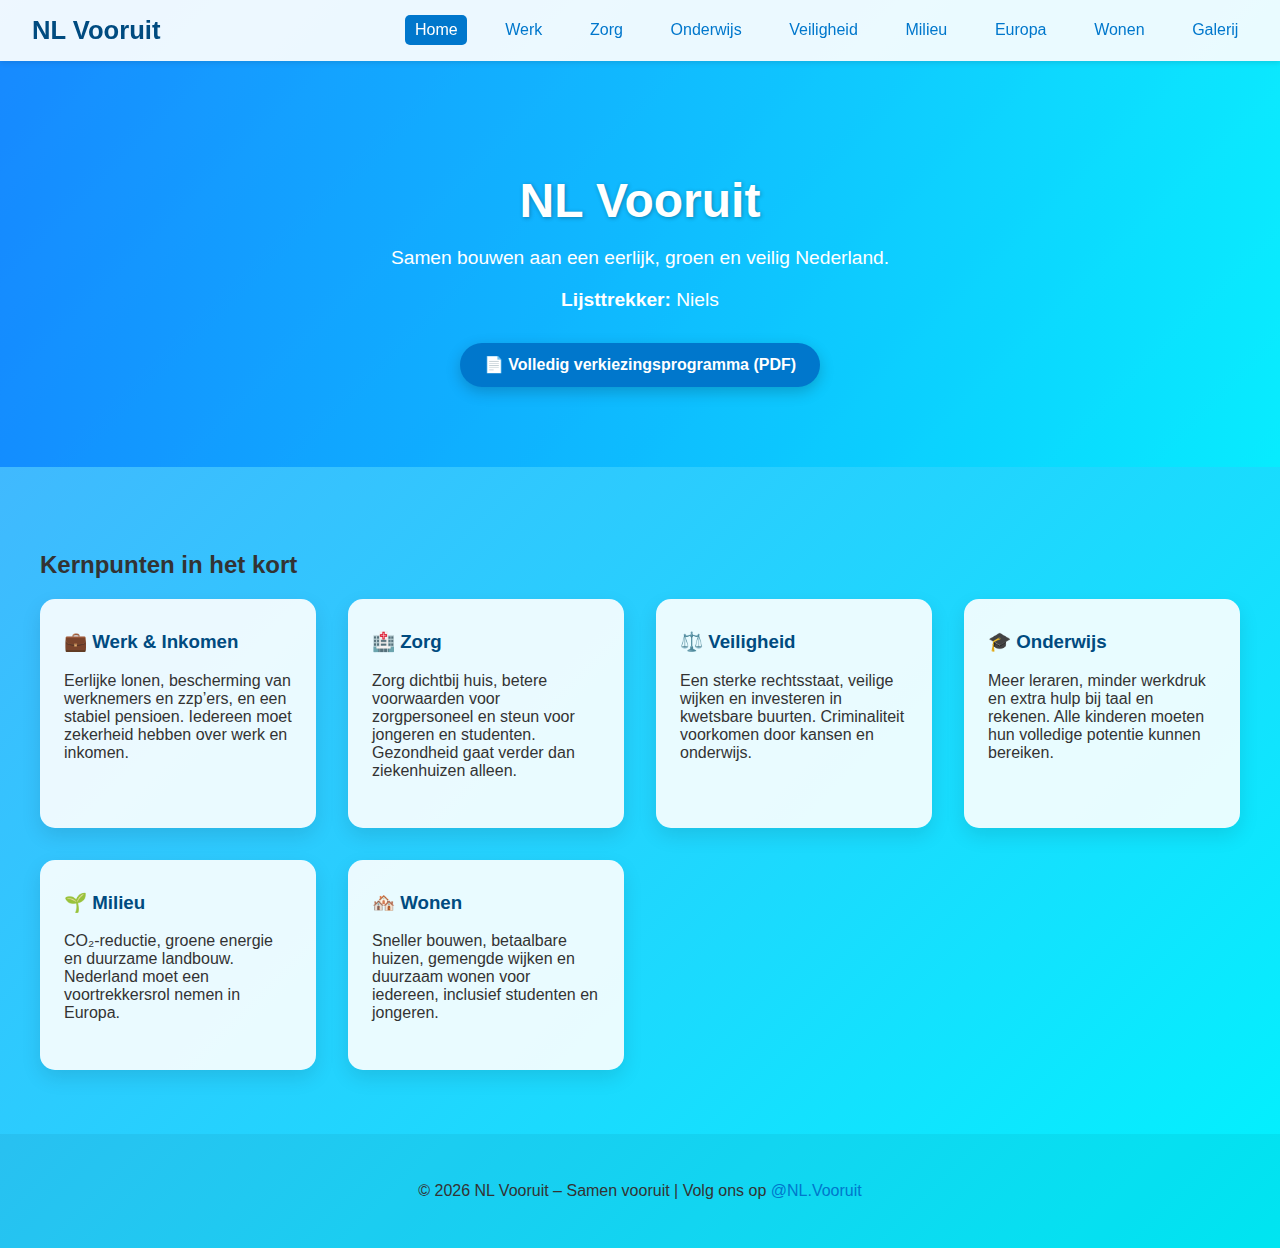
<file: Index.html>
<!DOCTYPE html>
<html lang="nl">
<head>
  <meta charset="UTF-8">
  <title>NL Vooruit – Samen vooruit</title>
  <meta name="viewport" content="width=device-width, initial-scale=1.0">
  <link rel="stylesheet" href="styles.css">
  <script defer src="script.js"></script>
</head>
<body>

<header>
  <div class="logo">NL Vooruit</div>
  <nav>
    <a href="index.html" class="active">Home</a>
    <a href="werk.html">Werk</a>
    <a href="zorg.html">Zorg</a>
    <a href="onderwijs.html">Onderwijs</a>
    <a href="veiligheid.html">Veiligheid</a>
    <a href="milieu.html">Milieu</a>
    <a href="europa.html">Europa</a>
    <a href="wonen.html">Wonen</a>
    <a href="galerij.html">Galerij</a>
  </nav>
</header>

<main>
<section class="hero">
  <h1>NL Vooruit</h1>
  <p>Samen bouwen aan een eerlijk, groen en veilig Nederland.</p>
  <p><strong>Lijsttrekker:</strong> Niels</p>

  <div class="hero-buttons">
    <a href="plan.pdf" target="_blank" class="secondary-btn">
      📄 Volledig verkiezingsprogramma (PDF)
    </a>
  </div>
</section>

<section class="samenvatting">
  <h2>Kernpunten in het kort</h2>
  <div class="cards">

    <div class="card">
      <h3>💼 Werk & Inkomen</h3>
      <p>Eerlijke lonen, bescherming van werknemers en zzp’ers, en een stabiel pensioen. Iedereen moet zekerheid hebben over werk en inkomen.</p>
    </div>

    <div class="card">
      <h3>🏥 Zorg</h3>
      <p>Zorg dichtbij huis, betere voorwaarden voor zorgpersoneel en steun voor jongeren en studenten. Gezondheid gaat verder dan ziekenhuizen alleen.</p>
    </div>

    <div class="card">
      <h3>⚖️ Veiligheid</h3>
      <p>Een sterke rechtsstaat, veilige wijken en investeren in kwetsbare buurten. Criminaliteit voorkomen door kansen en onderwijs.</p>
    </div>

    <div class="card">
      <h3>🎓 Onderwijs</h3>
      <p>Meer leraren, minder werkdruk en extra hulp bij taal en rekenen. Alle kinderen moeten hun volledige potentie kunnen bereiken.</p>
    </div>

    <div class="card">
      <h3>🌱 Milieu</h3>
      <p>CO₂-reductie, groene energie en duurzame landbouw. Nederland moet een voortrekkersrol nemen in Europa.</p>
    </div>

    <div class="card">
      <h3>🏘️ Wonen</h3>
      <p>Sneller bouwen, betaalbare huizen, gemengde wijken en duurzaam wonen voor iedereen, inclusief studenten en jongeren.</p>
    </div>

  </div>
</section>
</main>

<footer>
  <p>© 2026 NL Vooruit – Samen vooruit | Volg ons op <a href="https://instagram.com/NL.Vooruit" target="_blank">@NL.Vooruit</a></p>
</footer>

</body>
</html>
</file>
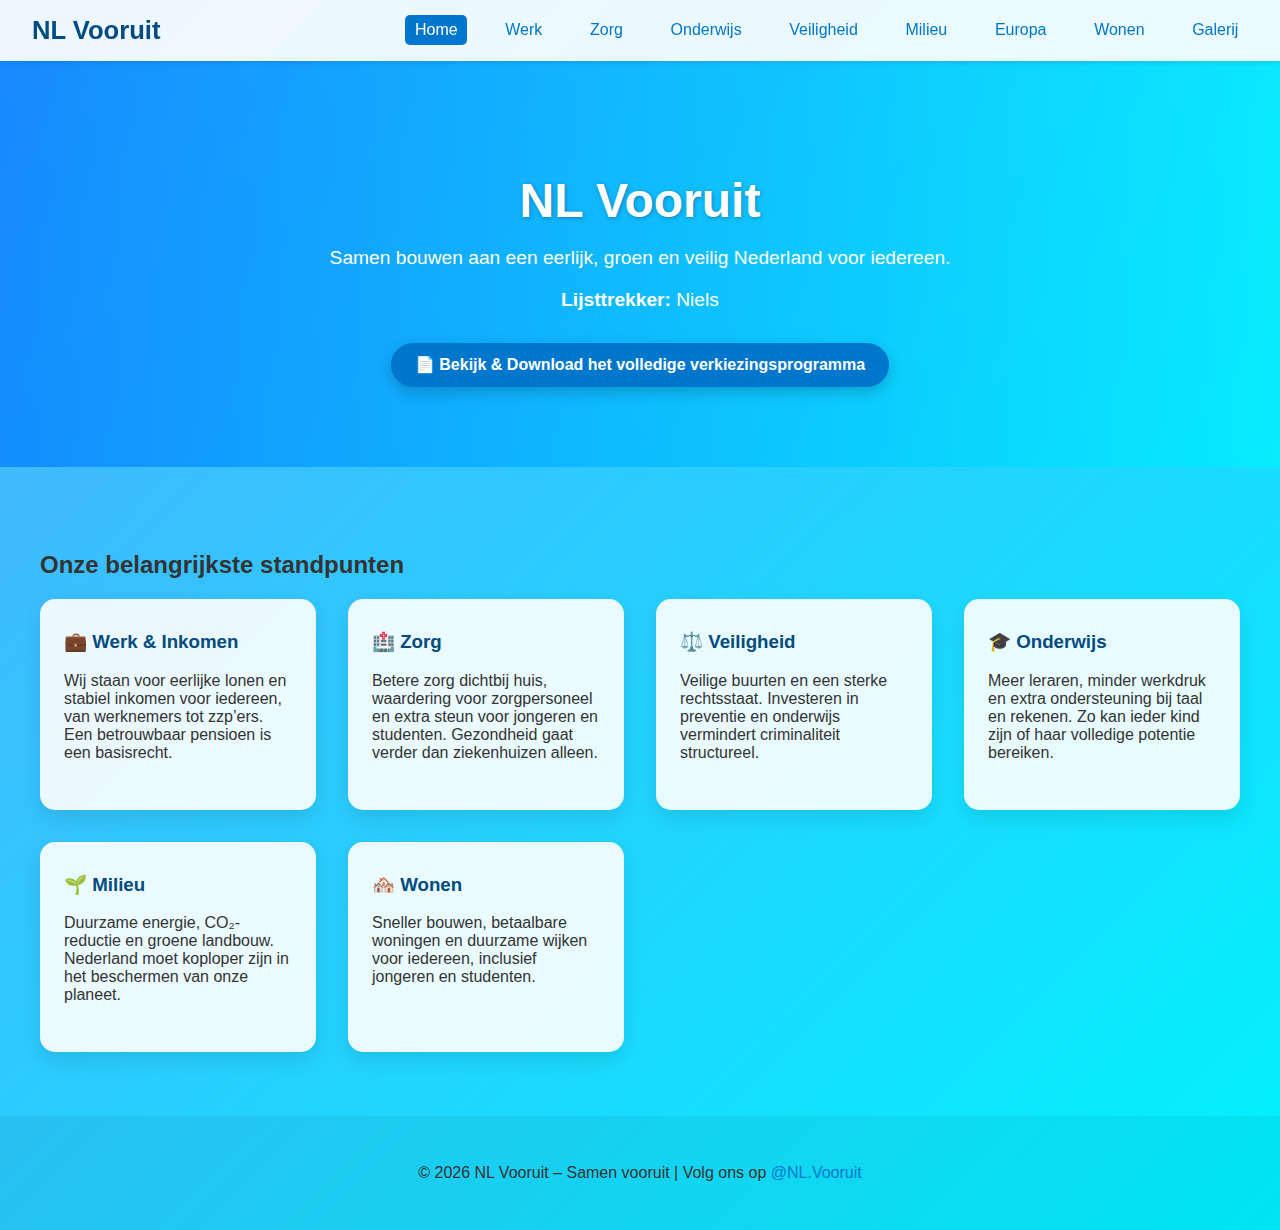
<file: index.html>
<!DOCTYPE html>
<html lang="nl">
<head>
  <meta charset="UTF-8">
  <title>NL Vooruit – Samen vooruit</title>
  <link rel="stylesheet" href="styles.css">
  <meta name="viewport" content="width=device-width, initial-scale=1.0">
  <link rel="icon" type="image/png" href="Logo.png">
  <script defer src="script.js"></script>
</head>
<body>

<header>
  <div class="logo">NL Vooruit</div>
  <nav>
    <a href="index.html" class="active">Home</a>
    <a href="werk.html">Werk</a>
    <a href="zorg.html">Zorg</a>
    <a href="onderwijs.html">Onderwijs</a>
    <a href="veiligheid.html">Veiligheid</a>
    <a href="milieu.html">Milieu</a>
    <a href="europa.html">Europa</a>
    <a href="wonen.html">Wonen</a>
    <a href="galerij.html">Galerij</a>
  </nav>
</header>

<main>
<section class="hero">
  <h1>NL Vooruit</h1>
  <p>Samen bouwen aan een eerlijk, groen en veilig Nederland voor iedereen.</p>
  <p><strong>Lijsttrekker:</strong> Niels</p>

  <div class="hero-buttons">
    <a href="plan.pdf" target="_blank" class="download-btn">
      📄 Bekijk & Download het volledige verkiezingsprogramma
    </a>
  </div>
</section>

<section class="samenvatting">
  <h2>Onze belangrijkste standpunten</h2>
  <div class="cards">

    <div class="card">
      <h3>💼 Werk & Inkomen</h3>
      <p>Wij staan voor eerlijke lonen en stabiel inkomen voor iedereen, van werknemers tot zzp’ers. Een betrouwbaar pensioen is een basisrecht.</p>
    </div>

    <div class="card">
      <h3>🏥 Zorg</h3>
      <p>Betere zorg dichtbij huis, waardering voor zorgpersoneel en extra steun voor jongeren en studenten. Gezondheid gaat verder dan ziekenhuizen alleen.</p>
    </div>

    <div class="card">
      <h3>⚖️ Veiligheid</h3>
      <p>Veilige buurten en een sterke rechtsstaat. Investeren in preventie en onderwijs vermindert criminaliteit structureel.</p>
    </div>

    <div class="card">
      <h3>🎓 Onderwijs</h3>
      <p>Meer leraren, minder werkdruk en extra ondersteuning bij taal en rekenen. Zo kan ieder kind zijn of haar volledige potentie bereiken.</p>
    </div>

    <div class="card">
      <h3>🌱 Milieu</h3>
      <p>Duurzame energie, CO₂-reductie en groene landbouw. Nederland moet koploper zijn in het beschermen van onze planeet.</p>
    </div>

    <div class="card">
      <h3>🏘️ Wonen</h3>
      <p>Sneller bouwen, betaalbare woningen en duurzame wijken voor iedereen, inclusief jongeren en studenten.</p>
    </div>

  </div>
</section>
</main>

<footer>
  <p>© 2026 NL Vooruit – Samen vooruit | Volg ons op <a href="https://instagram.com/NL.Vooruit" target="_blank">@NL.Vooruit</a></p>
</footer>

</body>
</html>
</file>
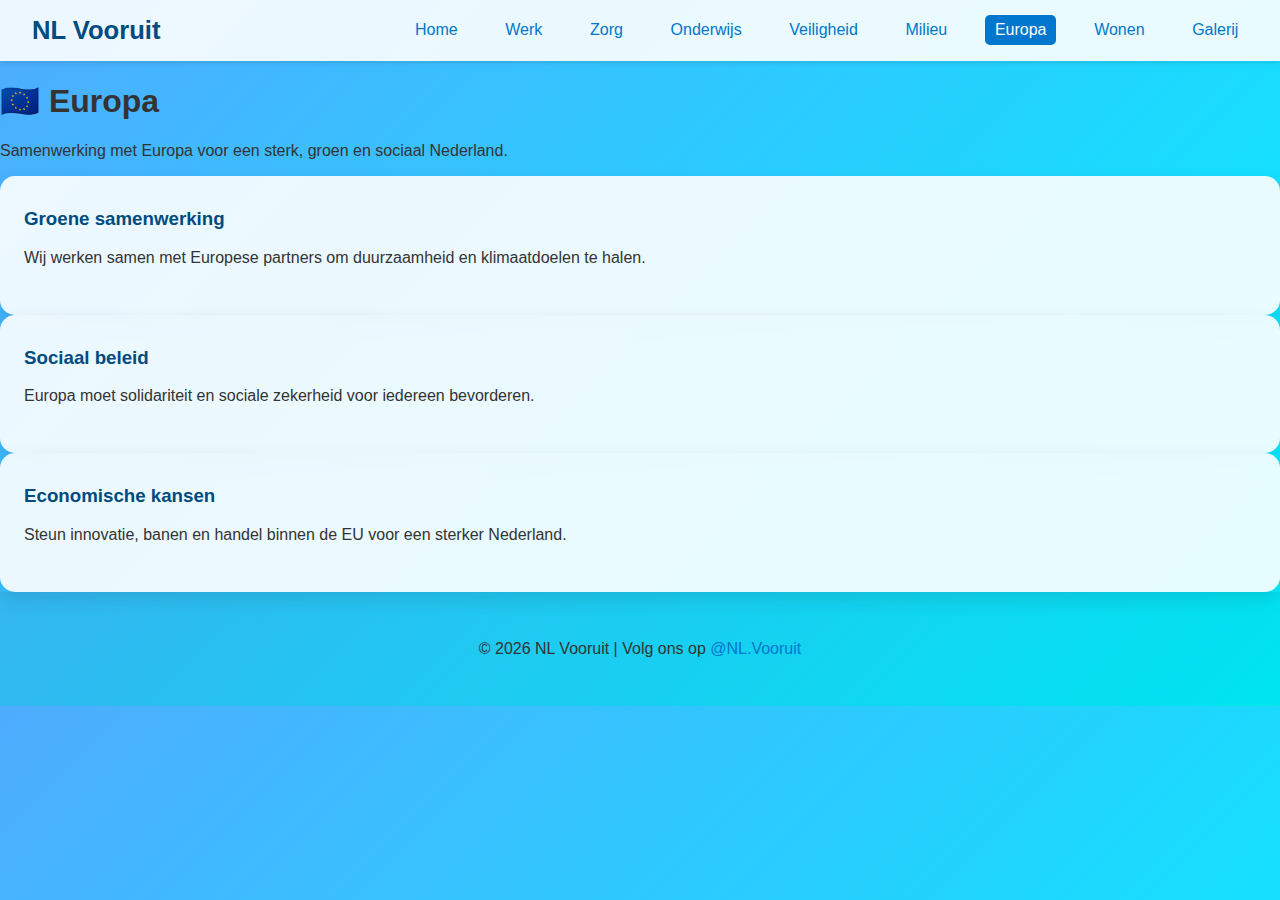
<file: europa.html>
<!DOCTYPE html>
<html lang="nl">
<head>
  <meta charset="UTF-8">
  <title>NL Vooruit – Europa</title>
  <meta name="viewport" content="width=device-width, initial-scale=1.0">
  <link rel="stylesheet" href="styles.css">
</head>
<body>
<header>
  <div class="logo">NL Vooruit</div>
  <nav>
    <a href="index.html">Home</a>
    <a href="werk.html">Werk</a>
    <a href="zorg.html">Zorg</a>
    <a href="onderwijs.html">Onderwijs</a>
    <a href="veiligheid.html">Veiligheid</a>
    <a href="milieu.html">Milieu</a>
    <a href="europa.html" class="active">Europa</a>
    <a href="wonen.html">Wonen</a>
    <a href="galerij.html">Galerij</a>
  </nav>
</header>

<main>
<section class="hero-subpage">
  <h1>🇪🇺 Europa</h1>
  <p>Samenwerking met Europa voor een sterk, groen en sociaal Nederland.</p>
</section>

<section class="subpage-content">
  <div class="card">
    <h3>Groene samenwerking</h3>
    <p>Wij werken samen met Europese partners om duurzaamheid en klimaatdoelen te halen.</p>
  </div>
  <div class="card">
    <h3>Sociaal beleid</h3>
    <p>Europa moet solidariteit en sociale zekerheid voor iedereen bevorderen.</p>
  </div>
  <div class="card">
    <h3>Economische kansen</h3>
    <p>Steun innovatie, banen en handel binnen de EU voor een sterker Nederland.</p>
  </div>
</section>
</main>

<footer>
  <p>© 2026 NL Vooruit | Volg ons op <a href="https://instagram.com/NL.Vooruit" target="_blank">@NL.Vooruit</a></p>
</footer>
</body>
</html>
</file>
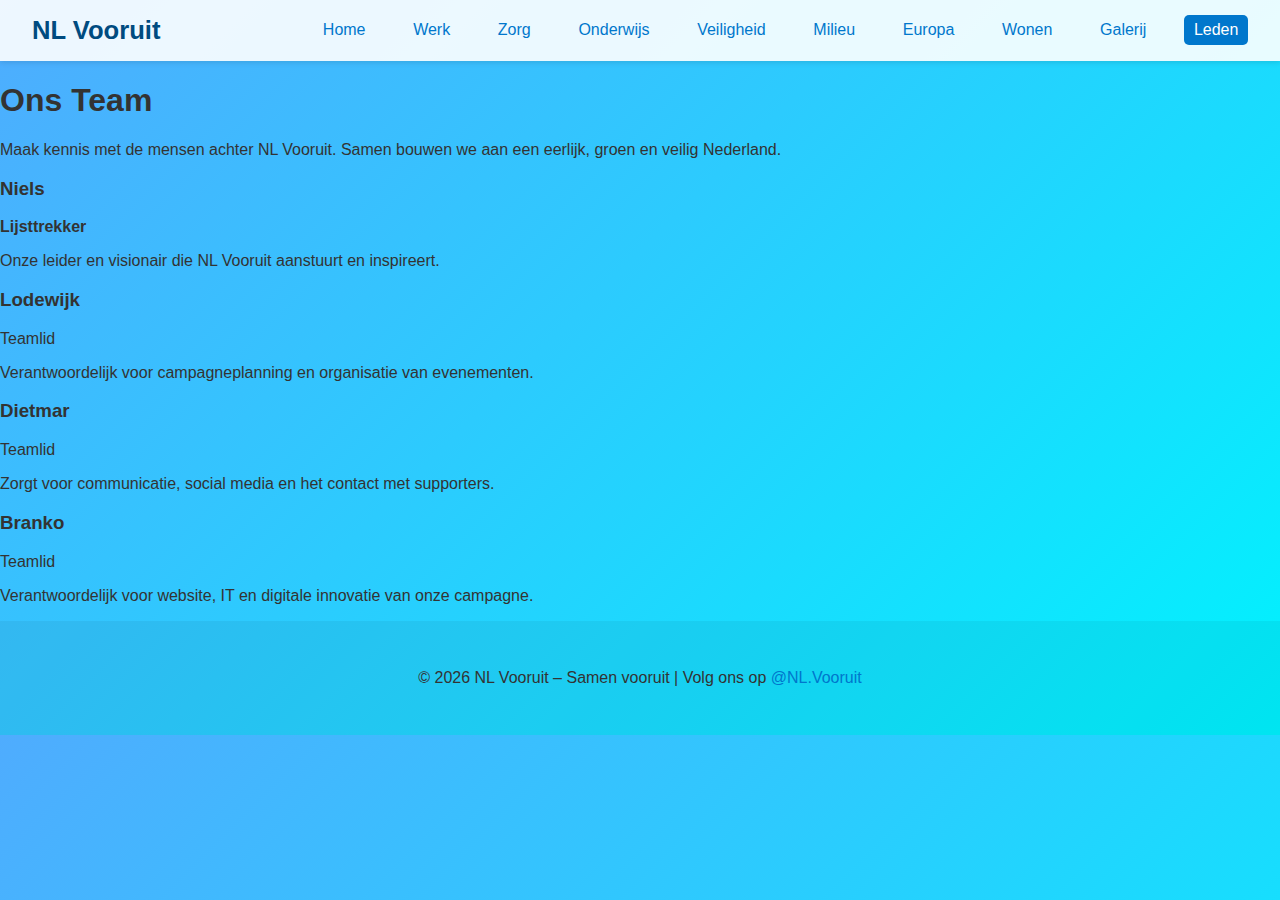
<file: leden.html>
<!DOCTYPE html>
<html lang="nl">
<head>
  <meta charset="UTF-8">
  <title>NL Vooruit – Leden</title>
  <meta name="viewport" content="width=device-width, initial-scale=1.0">
  <link rel="stylesheet" href="styles.css">
  <script defer src="script.js"></script>
</head>
<body>

<header>
  <div class="logo">NL Vooruit</div>
  <nav>
    <a href="index.html">Home</a>
    <a href="werk.html">Werk</a>
    <a href="zorg.html">Zorg</a>
    <a href="onderwijs.html">Onderwijs</a>
    <a href="veiligheid.html">Veiligheid</a>
    <a href="milieu.html">Milieu</a>
    <a href="europa.html">Europa</a>
    <a href="wonen.html">Wonen</a>
    <a href="galerij.html">Galerij</a>
    <a href="leden.html" class="active">Leden</a>
  </nav>
</header>

<main>
<section class="subpage-content">
  <h1>Ons Team</h1>
  <p>Maak kennis met de mensen achter NL Vooruit. Samen bouwen we aan een eerlijk, groen en veilig Nederland.</p>

  <div class="team-cards">
    <div class="team-card">
      <h3>Niels</h3>
      <p><strong>Lijsttrekker</strong></p>
      <p>Onze leider en visionair die NL Vooruit aanstuurt en inspireert.</p>
    </div>

    <div class="team-card">
      <h3>Lodewijk</h3>
      <p>Teamlid</p>
      <p>Verantwoordelijk voor campagneplanning en organisatie van evenementen.</p>
    </div>

    <div class="team-card">
      <h3>Dietmar</h3>
      <p>Teamlid</p>
      <p>Zorgt voor communicatie, social media en het contact met supporters.</p>
    </div>

    <div class="team-card">
      <h3>Branko</h3>
      <p>Teamlid</p>
      <p>Verantwoordelijk voor website, IT en digitale innovatie van onze campagne.</p>
    </div>
  </div>
</section>
</main>

<footer>
  <p>© 2026 NL Vooruit – Samen vooruit | Volg ons op <a href="https://instagram.com/NL.Vooruit" target="_blank">@NL.Vooruit</a></p>
</footer>

</body>
</html>
</file>
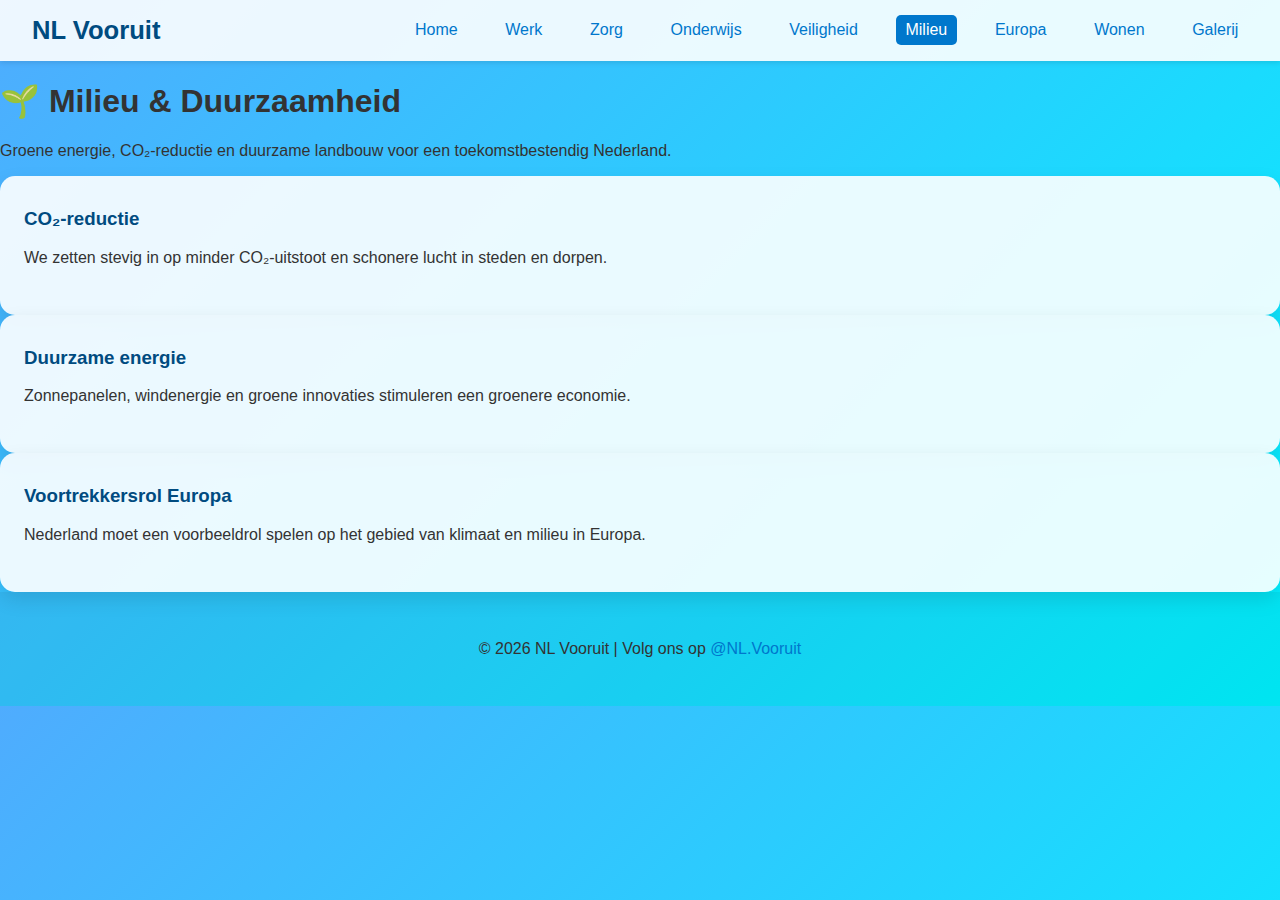
<file: milieu.html>
<!DOCTYPE html>
<html lang="nl">
<head>
  <meta charset="UTF-8">
  <title>NL Vooruit – Milieu</title>
  <meta name="viewport" content="width=device-width, initial-scale=1.0">
  <link rel="stylesheet" href="styles.css">
  <link rel="icon" type="image/png" href="Logo.png">
</head>
<body>
<header>
  <div class="logo">NL Vooruit</div>
  <nav>
    <a href="index.html">Home</a>
    <a href="werk.html">Werk</a>
    <a href="zorg.html">Zorg</a>
    <a href="onderwijs.html">Onderwijs</a>
    <a href="veiligheid.html">Veiligheid</a>
    <a href="milieu.html" class="active">Milieu</a>
    <a href="europa.html">Europa</a>
    <a href="wonen.html">Wonen</a>
    <a href="galerij.html">Galerij</a>
  </nav>
</header>

<main>
<section class="hero-subpage">
  <h1>🌱 Milieu & Duurzaamheid</h1>
  <p>Groene energie, CO₂-reductie en duurzame landbouw voor een toekomstbestendig Nederland.</p>
</section>

<section class="subpage-content">
  <div class="card">
    <h3>CO₂-reductie</h3>
    <p>We zetten stevig in op minder CO₂-uitstoot en schonere lucht in steden en dorpen.</p>
  </div>
  <div class="card">
    <h3>Duurzame energie</h3>
    <p>Zonnepanelen, windenergie en groene innovaties stimuleren een groenere economie.</p>
  </div>
  <div class="card">
    <h3>Voortrekkersrol Europa</h3>
    <p>Nederland moet een voorbeeldrol spelen op het gebied van klimaat en milieu in Europa.</p>
  </div>
</section>
</main>

<footer>
  <p>© 2026 NL Vooruit | Volg ons op <a href="https://instagram.com/NL.Vooruit" target="_blank">@NL.Vooruit</a></p>
</footer>
</body>
</html>
</file>
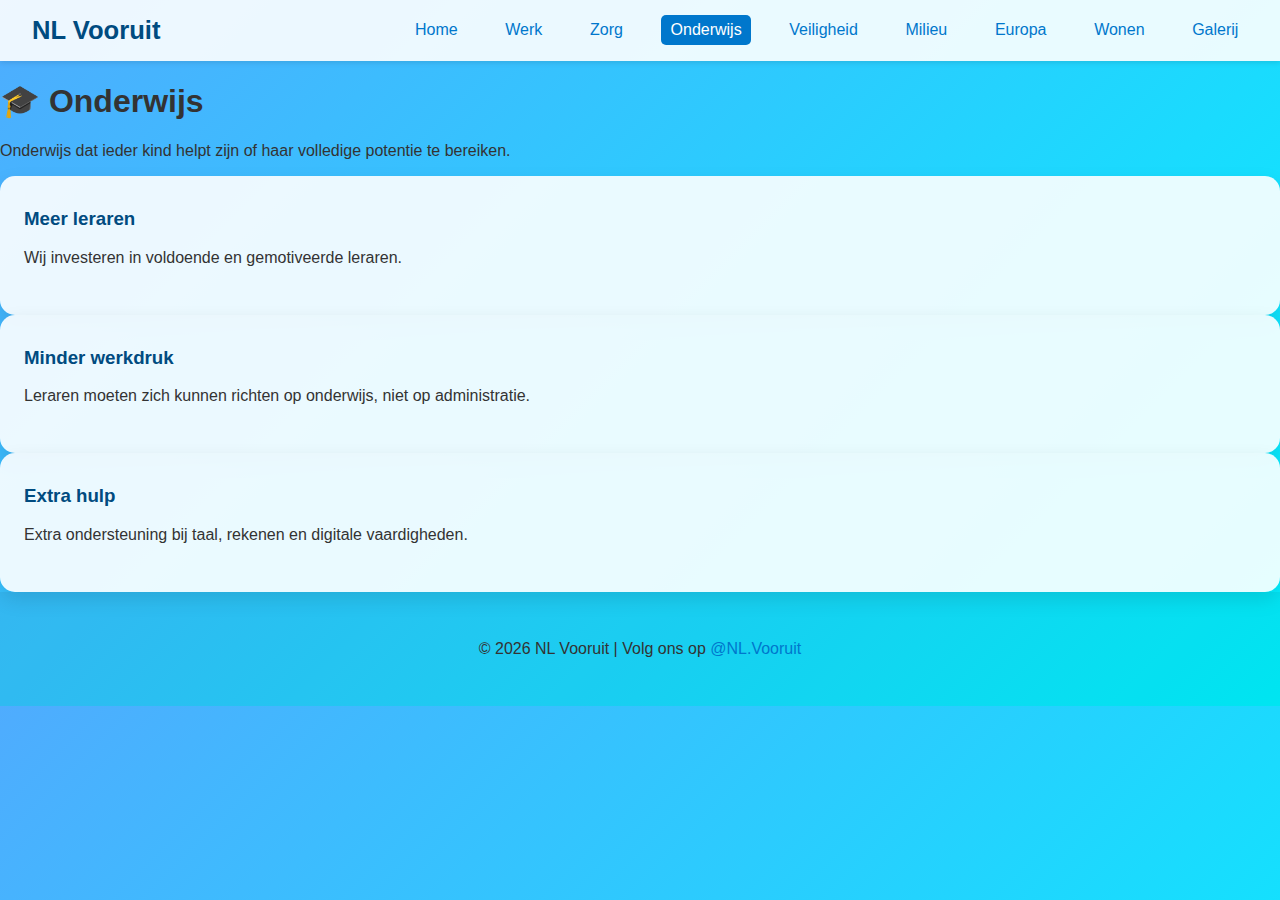
<file: onderwijs.html>
<!DOCTYPE html>
<html lang="nl">
<head>
  <meta charset="UTF-8">
  <title>NL Vooruit – Onderwijs</title>
  <meta name="viewport" content="width=device-width, initial-scale=1.0">
  <link rel="stylesheet" href="styles.css">
  <link rel="icon" type="image/png" href="Logo.png">
</head>
<body>
<header>
  <div class="logo">NL Vooruit</div>
  <nav>
    <a href="index.html">Home</a>
    <a href="werk.html">Werk</a>
    <a href="zorg.html">Zorg</a>
    <a href="onderwijs.html" class="active">Onderwijs</a>
    <a href="veiligheid.html">Veiligheid</a>
    <a href="milieu.html">Milieu</a>
    <a href="europa.html">Europa</a>
    <a href="wonen.html">Wonen</a>
    <a href="galerij.html">Galerij</a>
  </nav>
</header>

<main>
<section class="hero-subpage">
  <h1>🎓 Onderwijs</h1>
  <p>Onderwijs dat ieder kind helpt zijn of haar volledige potentie te bereiken.</p>
</section>

<section class="subpage-content">
  <div class="card">
    <h3>Meer leraren</h3>
    <p>Wij investeren in voldoende en gemotiveerde leraren.</p>
  </div>
  <div class="card">
    <h3>Minder werkdruk</h3>
    <p>Leraren moeten zich kunnen richten op onderwijs, niet op administratie.</p>
  </div>
  <div class="card">
    <h3>Extra hulp</h3>
    <p>Extra ondersteuning bij taal, rekenen en digitale vaardigheden.</p>
  </div>
</section>
</main>

<footer>
  <p>© 2026 NL Vooruit | Volg ons op <a href="https://instagram.com/NL.Vooruit" target="_blank">@NL.Vooruit</a></p>
</footer>
</body>
</html>
</file>
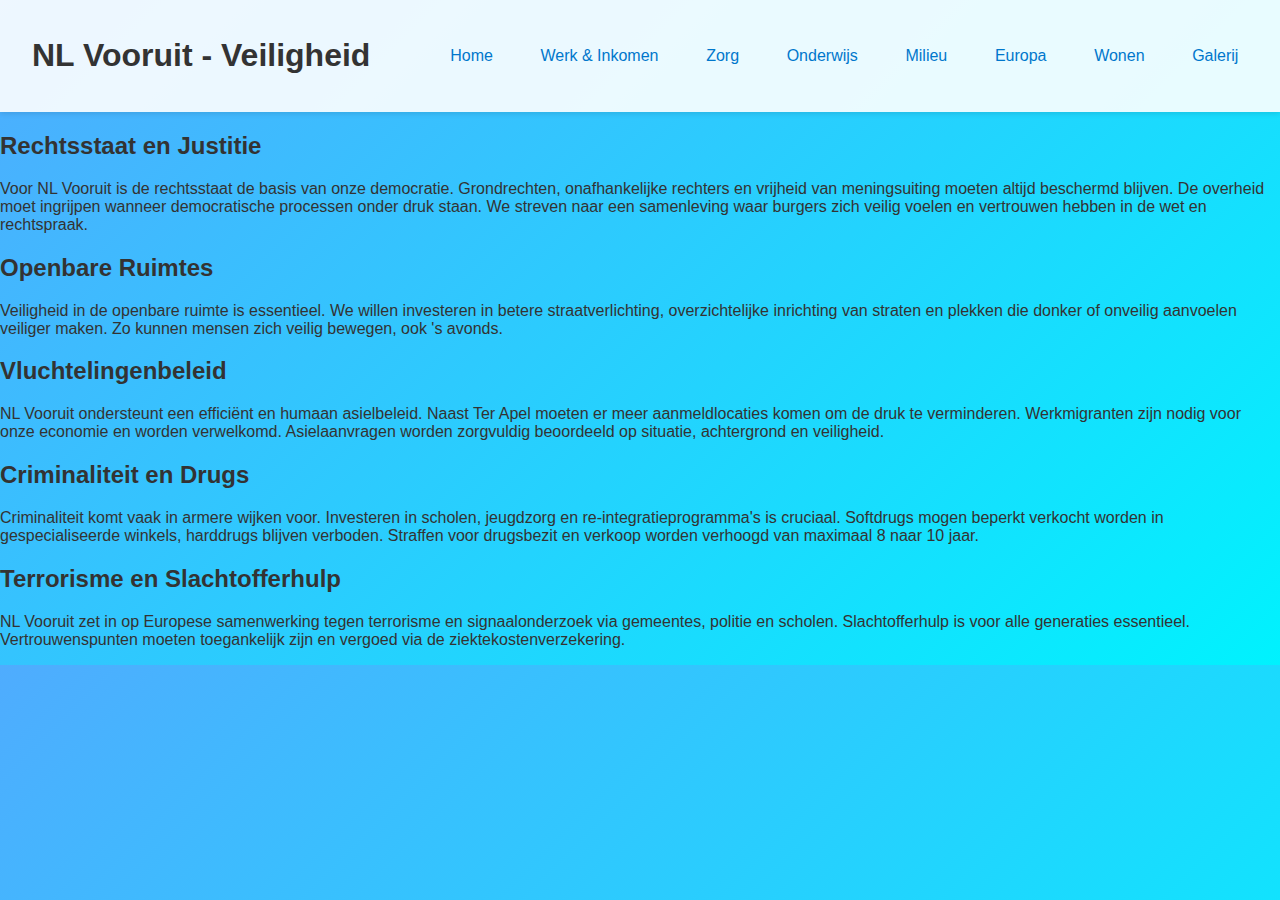
<file: veiligheid.html>
<!DOCTYPE html>
<html lang="nl">
<head>
    <meta charset="UTF-8">
    <meta name="viewport" content="width=device-width, initial-scale=1.0">
    <title>Veiligheid - NL Vooruit</title>
    <link rel="stylesheet" href="styles.css">
    <script src="script.js" defer></script>
</head>
<body>
    <header>
        <h1>NL Vooruit - Veiligheid</h1>
        <nav>
            <a href="index.html">Home</a>
            <a href="werk.html">Werk & Inkomen</a>
            <a href="zorg.html">Zorg</a>
            <a href="onderwijs.html">Onderwijs</a>
            <a href="milieu.html">Milieu</a>
            <a href="europa.html">Europa</a>
            <a href="wonen.html">Wonen</a>
            <a href="galerij.html">Galerij</a>
        </nav>
    </header>

    <main>
        <section id="veiligheid">
            <h2>Rechtsstaat en Justitie</h2>
            <p>
                Voor NL Vooruit is de rechtsstaat de basis van onze democratie. Grondrechten,
                onafhankelijke rechters en vrijheid van meningsuiting moeten altijd beschermd blijven. 
                De overheid moet ingrijpen wanneer democratische processen onder druk staan. 
                We streven naar een samenleving waar burgers zich veilig voelen en vertrouwen hebben 
                in de wet en rechtspraak.
            </p>

            <h2>Openbare Ruimtes</h2>
            <p>
                Veiligheid in de openbare ruimte is essentieel. We willen investeren in betere 
                straatverlichting, overzichtelijke inrichting van straten en plekken die donker 
                of onveilig aanvoelen veiliger maken. Zo kunnen mensen zich veilig bewegen, ook 's avonds.
            </p>

            <h2>Vluchtelingenbeleid</h2>
            <p>
                NL Vooruit ondersteunt een efficiënt en humaan asielbeleid. Naast Ter Apel moeten er 
                meer aanmeldlocaties komen om de druk te verminderen. Werkmigranten zijn nodig voor 
                onze economie en worden verwelkomd. Asielaanvragen worden zorgvuldig beoordeeld op 
                situatie, achtergrond en veiligheid.
            </p>

            <h2>Criminaliteit en Drugs</h2>
            <p>
                Criminaliteit komt vaak in armere wijken voor. Investeren in scholen, jeugdzorg en 
                re-integratieprogramma's is cruciaal. Softdrugs mogen beperkt verkocht worden in 
                gespecialiseerde winkels, harddrugs blijven verboden. Straffen voor drugsbezit en 
                verkoop worden verhoogd van maximaal 8 naar 10 jaar.
            </p>

            <h2>Terrorisme en Slachtofferhulp</h2>
            <p>
                NL Vooruit zet in op Europese samenwerking tegen terrorisme en signaalonderzoek via 
                gemeentes, politie en scholen. Slachtofferhulp is voor alle generaties essentieel. 
                Vertrouwenspunten moeten toegankelijk zijn en vergoed via de ziektekostenverzekering.
            </p>
        </section>
    </main>
</body>
</html>
</file>
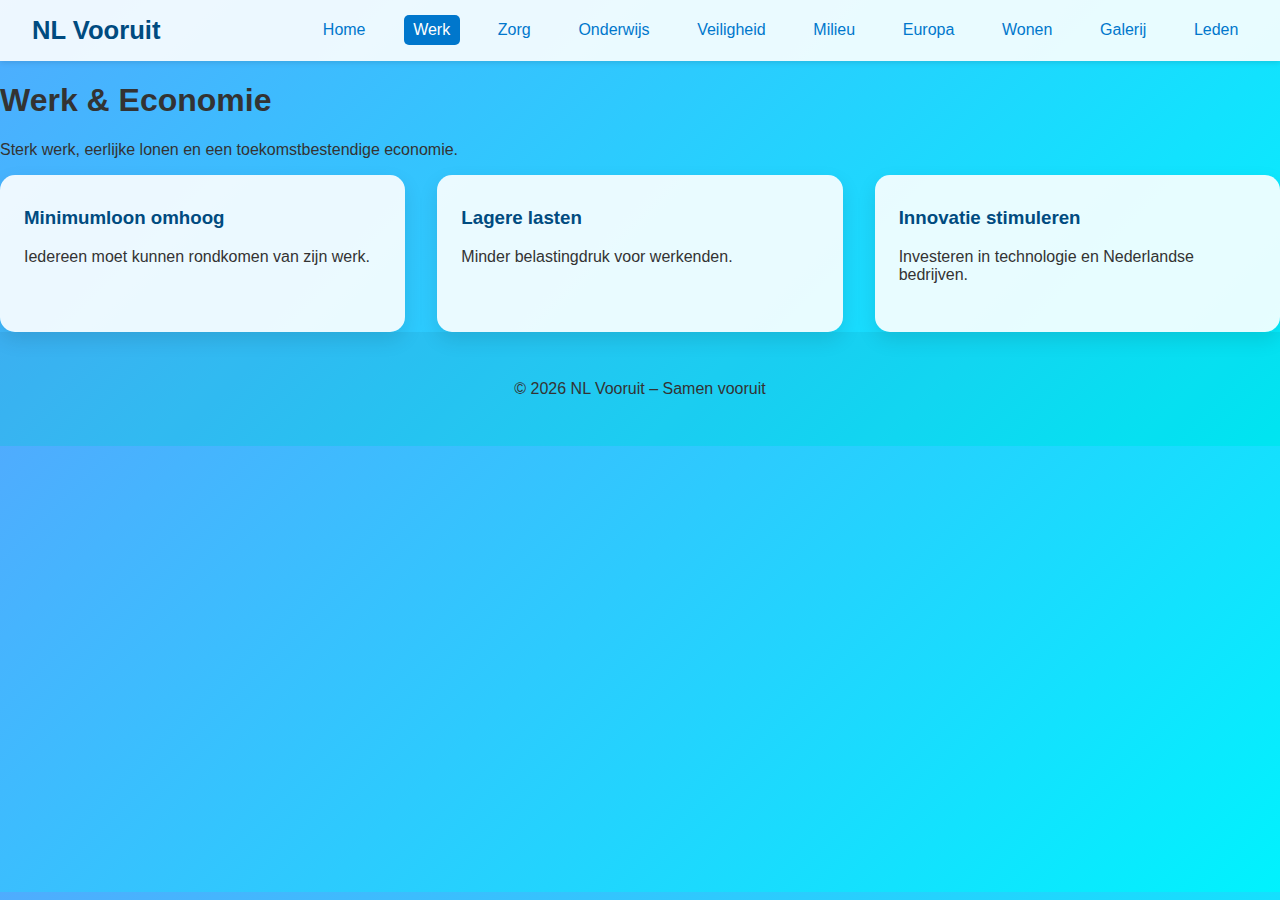
<file: werk.html>
<!DOCTYPE html>
<html lang="nl">
<head>
  <meta charset="UTF-8">
  <title>Werk – NL Vooruit</title>
  <meta name="viewport" content="width=device-width, initial-scale=1.0">
  <link rel="stylesheet" href="styles.css">
  <script defer src="script.js"></script>
</head>
<body>

<header>
  <div class="logo">NL Vooruit</div>
  <nav>
    <a href="index.html">Home</a>
    <a href="werk.html" class="active">Werk</a>
    <a href="zorg.html">Zorg</a>
    <a href="onderwijs.html">Onderwijs</a>
    <a href="veiligheid.html">Veiligheid</a>
    <a href="milieu.html">Milieu</a>
    <a href="europa.html">Europa</a>
    <a href="wonen.html">Wonen</a>
    <a href="galerij.html">Galerij</a>
    <a href="leden.html">Leden</a>
  </nav>
</header>

<main>

  <section class="subpage-content">
    <h1>Werk & Economie</h1>
    <p>Sterk werk, eerlijke lonen en een toekomstbestendige economie.</p>
  </section>

  <section class="cards">
    <div class="card">
      <h3>Minimumloon omhoog</h3>
      <p>Iedereen moet kunnen rondkomen van zijn werk.</p>
    </div>

    <div class="card">
      <h3>Lagere lasten</h3>
      <p>Minder belastingdruk voor werkenden.</p>
    </div>

    <div class="card">
      <h3>Innovatie stimuleren</h3>
      <p>Investeren in technologie en Nederlandse bedrijven.</p>
    </div>
  </section>

</main>

<footer>
  <p>© 2026 NL Vooruit – Samen vooruit</p>
</footer>

</body>
</html>
</file>
<file: styles.css>
/* ===========================
   Algemene body en font
=========================== */
body {
  margin: 0;
  font-family: 'Segoe UI', Tahoma, Geneva, Verdana, sans-serif;
  background: linear-gradient(135deg, #4facfe 0%, #00f2fe 100%);
  color: #333;
  scroll-behavior: smooth;
}

a {
  text-decoration: none;
  color: #0077cc;
  transition: color 0.3s ease;
}

a:hover {
  color: #004b80;
}

/* ===========================
   Header & navigatie
=========================== */
header {
  display: flex;
  justify-content: space-between;
  align-items: center;
  padding: 1rem 2rem;
  background: rgba(255, 255, 255, 0.9);
  position: sticky;
  top: 0;
  z-index: 100;
  box-shadow: 0 2px 5px rgba(0,0,0,0.1);
}

.logo {
  font-weight: 700;
  font-size: 1.6rem;
  color: #004b80;
}

nav a {
  margin-left: 1.5rem;
  font-weight: 500;
  padding: 0.4rem 0.6rem;
  border-radius: 5px;
}

nav a.active {
  background-color: #0077cc;
  color: #fff;
}

nav a:hover {
  background-color: #005ea1;
  color: #fff;
}

/* ===========================
   Hero section
=========================== */
.hero {
  text-align: center;
  padding: 5rem 2rem;
  color: #fff;
  background: linear-gradient(to right, rgba(0,123,255,0.7), rgba(0,242,254,0.7)), url('https://source.unsplash.com/1600x600/?city,netherlands') center/cover no-repeat;
}

.hero h1 {
  font-size: 3rem;
  margin-bottom: 1rem;
  text-shadow: 1px 1px 4px rgba(0,0,0,0.3);
}

.hero p {
  font-size: 1.2rem;
  margin-bottom: 1rem;
}

.hero-buttons a {
  display: inline-block;
  margin-top: 1rem;
  padding: 0.8rem 1.5rem;
  border-radius: 30px;
  background: #0077cc;
  color: #fff;
  font-weight: 600;
  box-shadow: 0 5px 15px rgba(0,0,0,0.2);
  transition: all 0.3s ease;
}

.hero-buttons a:hover {
  background: #005ea1;
  transform: translateY(-2px);
  box-shadow: 0 8px 20px rgba(0,0,0,0.3);
}

/* ===========================
   Samenvatting / Cards
=========================== */
.samenvatting {
  padding: 4rem 2rem;
  max-width: 1200px;
  margin: 0 auto;
}

.cards {
  display: grid;
  grid-template-columns: repeat(auto-fit, minmax(250px, 1fr));
  gap: 2rem;
}

.card {
  background: rgba(255, 255, 255, 0.9);
  border-radius: 15px;
  padding: 2rem 1.5rem;
  box-shadow: 0 8px 20px rgba(0,0,0,0.1);
  transition: transform 0.3s ease, box-shadow 0.3s ease;
}

.card:hover {
  transform: translateY(-5px);
  box-shadow: 0 12px 25px rgba(0,0,0,0.15);
}

.card h3 {
  margin-top: 0;
  color: #004b80;
}

/* ===========================
   Buttons
=========================== */
.secondary-btn {
  display: inline-block;
  padding: 0.6rem 1.2rem;
  border-radius: 25px;
  background: #fff;
  color: #0077cc;
  font-weight: 600;
  box-shadow: 0 4px 10px rgba(0,0,0,0.2);
  transition: all 0.3s ease;
}

.secondary-btn:hover {
  background: #0077cc;
  color: #fff;
  transform: translateY(-2px);
  box-shadow: 0 8px 20px rgba(0,0,0,0.3);
}

/* ===========================
   Galerij
=========================== */
.gallery {
  display: flex;
  flex-wrap: wrap;
  gap: 2rem;
  margin-top: 2rem;
}

.poster {
  flex: 1 1 250px;
  text-align: center;
  background: rgba(255,255,255,0.9);
  padding: 1rem;
  border-radius: 15px;
  box-shadow: 0 5px 15px rgba(0,0,0,0.1);
  transition: transform 0.3s ease;
}

.poster:hover {
  transform: translateY(-5px);
  box-shadow: 0 8px 20px rgba(0,0,0,0.2);
}

.poster img {
  max-width: 100%;
  border-radius: 10px;
  margin-bottom: 0.5rem;
}

.download-btn {
  display: inline-block;
  padding: 0.4rem 0.8rem;
  border-radius: 20px;
  background: #0077cc;
  color: #fff;
  font-weight: 600;
  transition: all 0.3s ease;
}

.download-btn:hover {
  background: #005ea1;
  transform: translateY(-1px);
}

/* ===========================
   Footer
=========================== */
footer {
  text-align: center;
  padding: 2rem;
  background: rgba(0,0,0,0.05);
}

footer a {
  color: #0077cc;
}

/* ===========================
   Responsive tweaks
=========================== */
@media (max-width: 768px) {
  header nav {
    display: flex;
    flex-wrap: wrap;
    justify-content: center;
  }

  header nav a {
    margin: 0.5rem;
  }

  .hero h1 {
    font-size: 2.2rem;
  }

  .hero p {
    font-size: 1rem;
  }
}

@media (max-width: 480px) {
  .cards {
    grid-template-columns: 1fr;
  }
  .gallery {
    flex-direction: column;
    align-items: center;
  }
}
</file>
